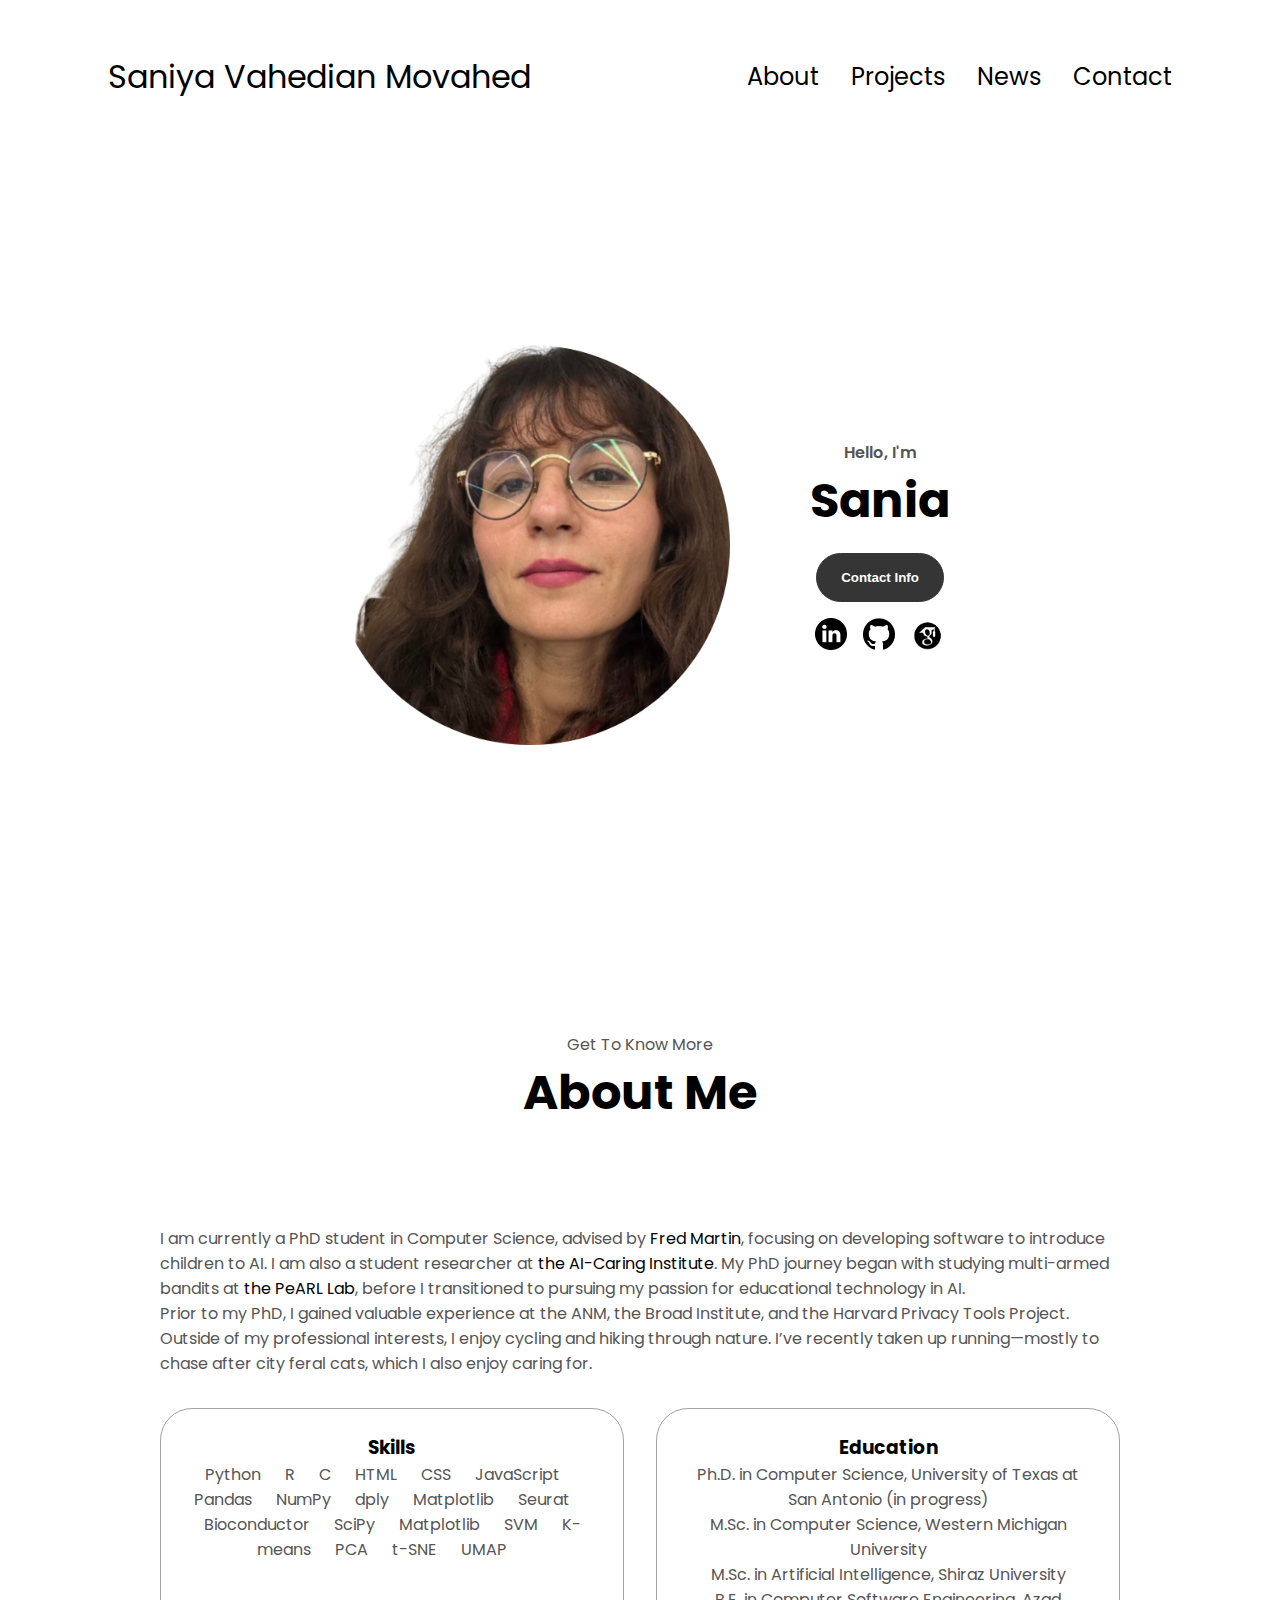
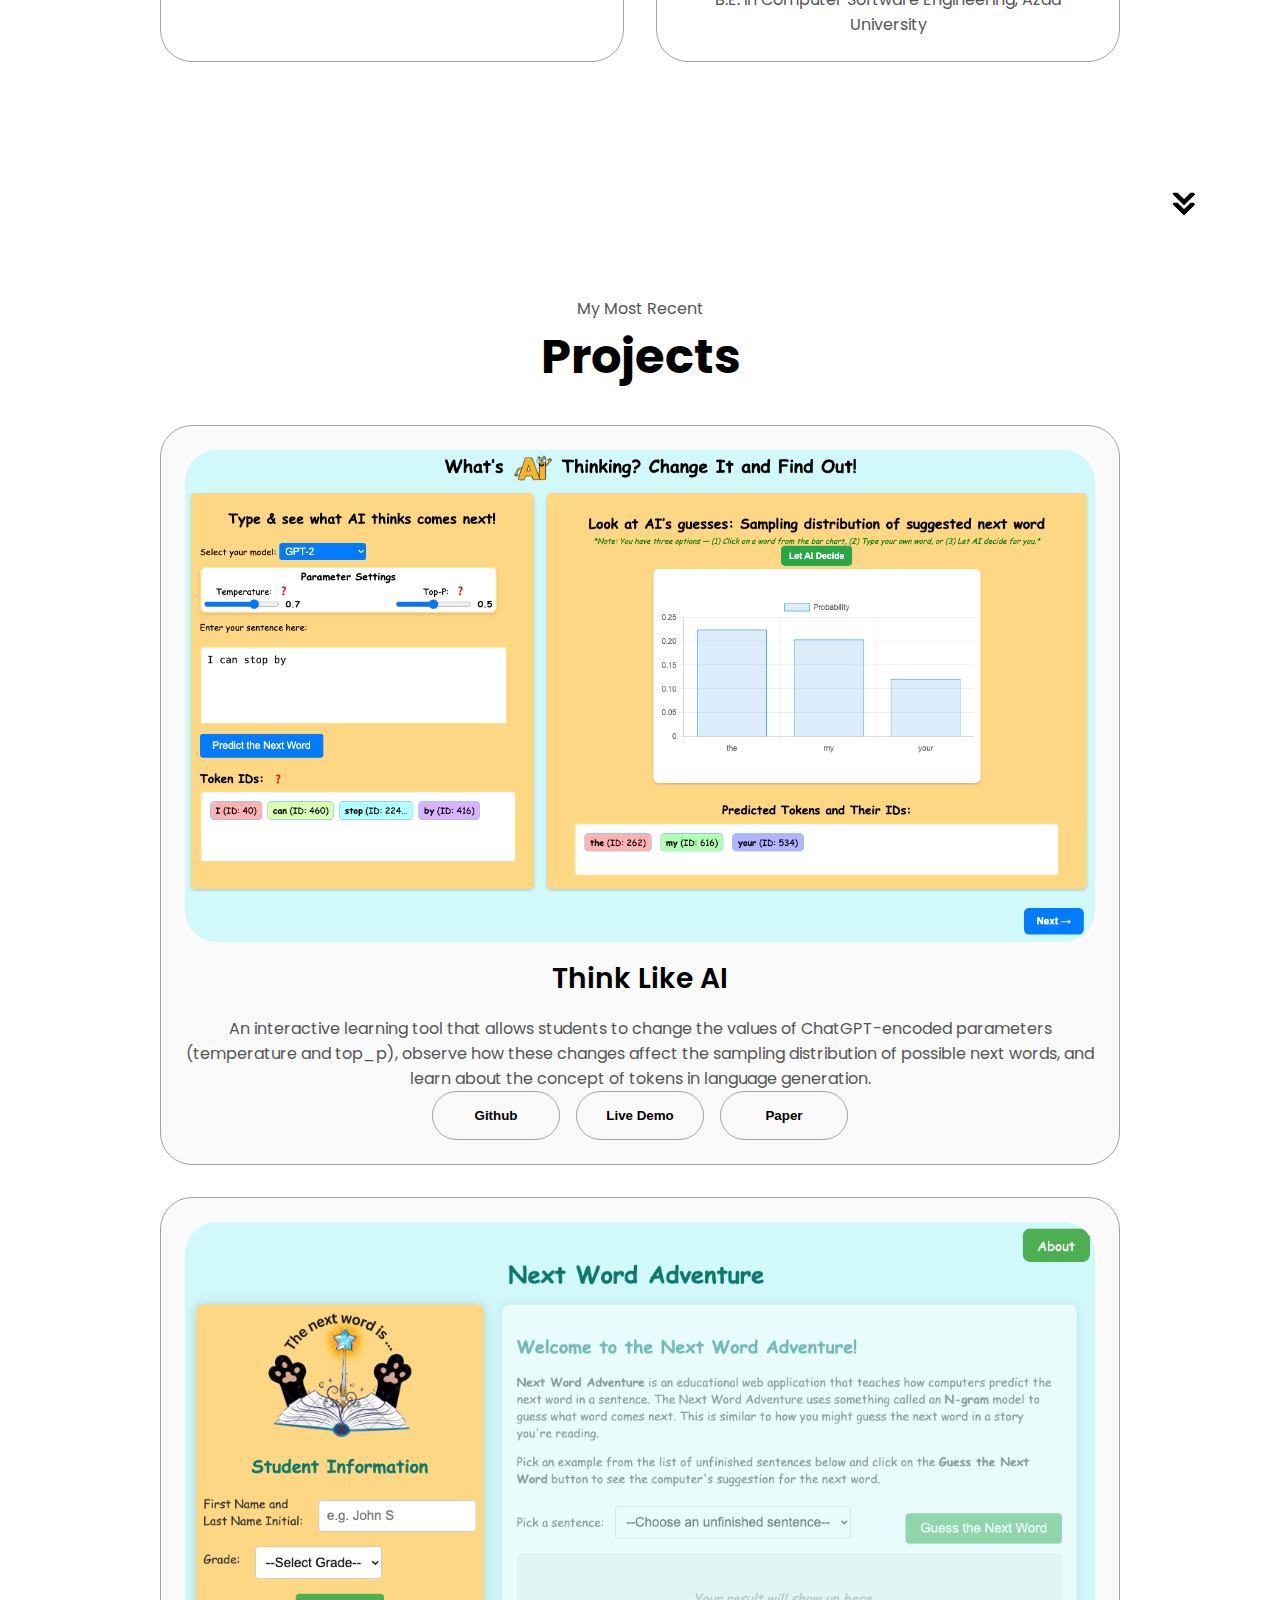
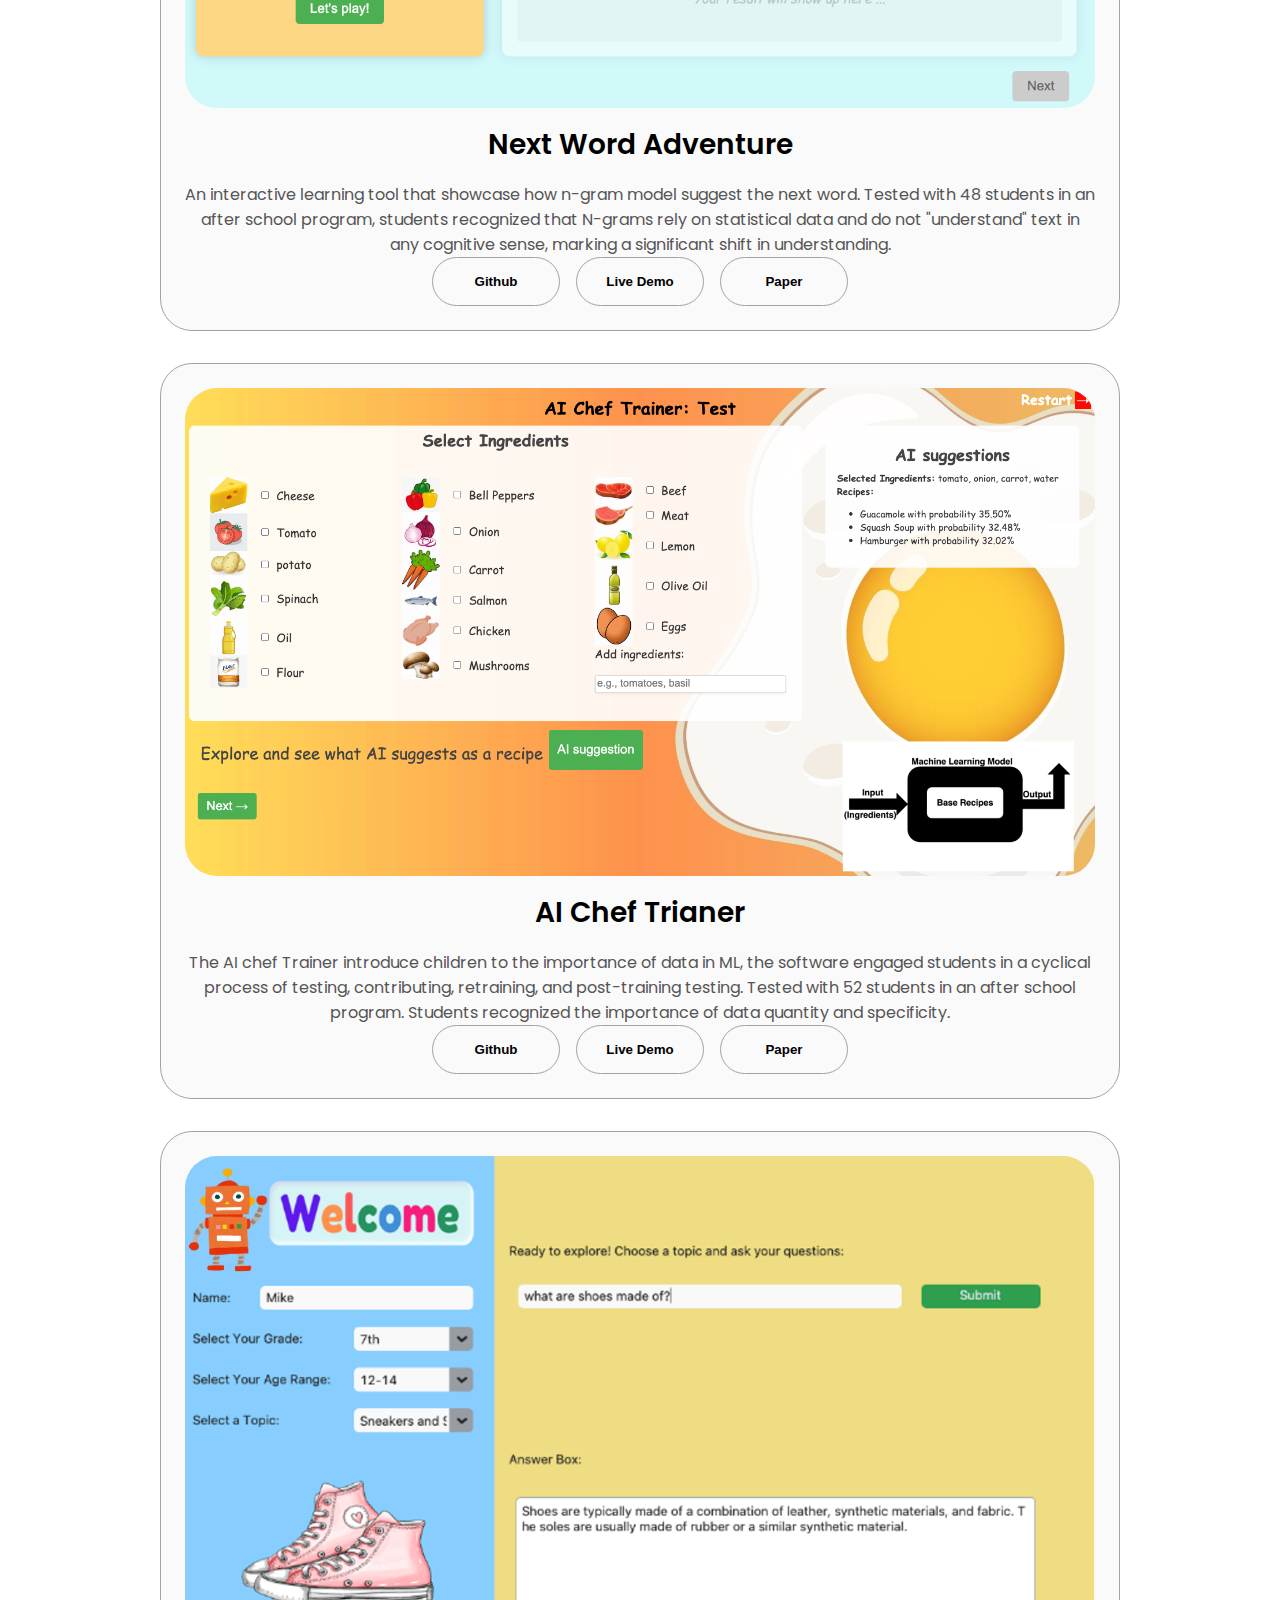
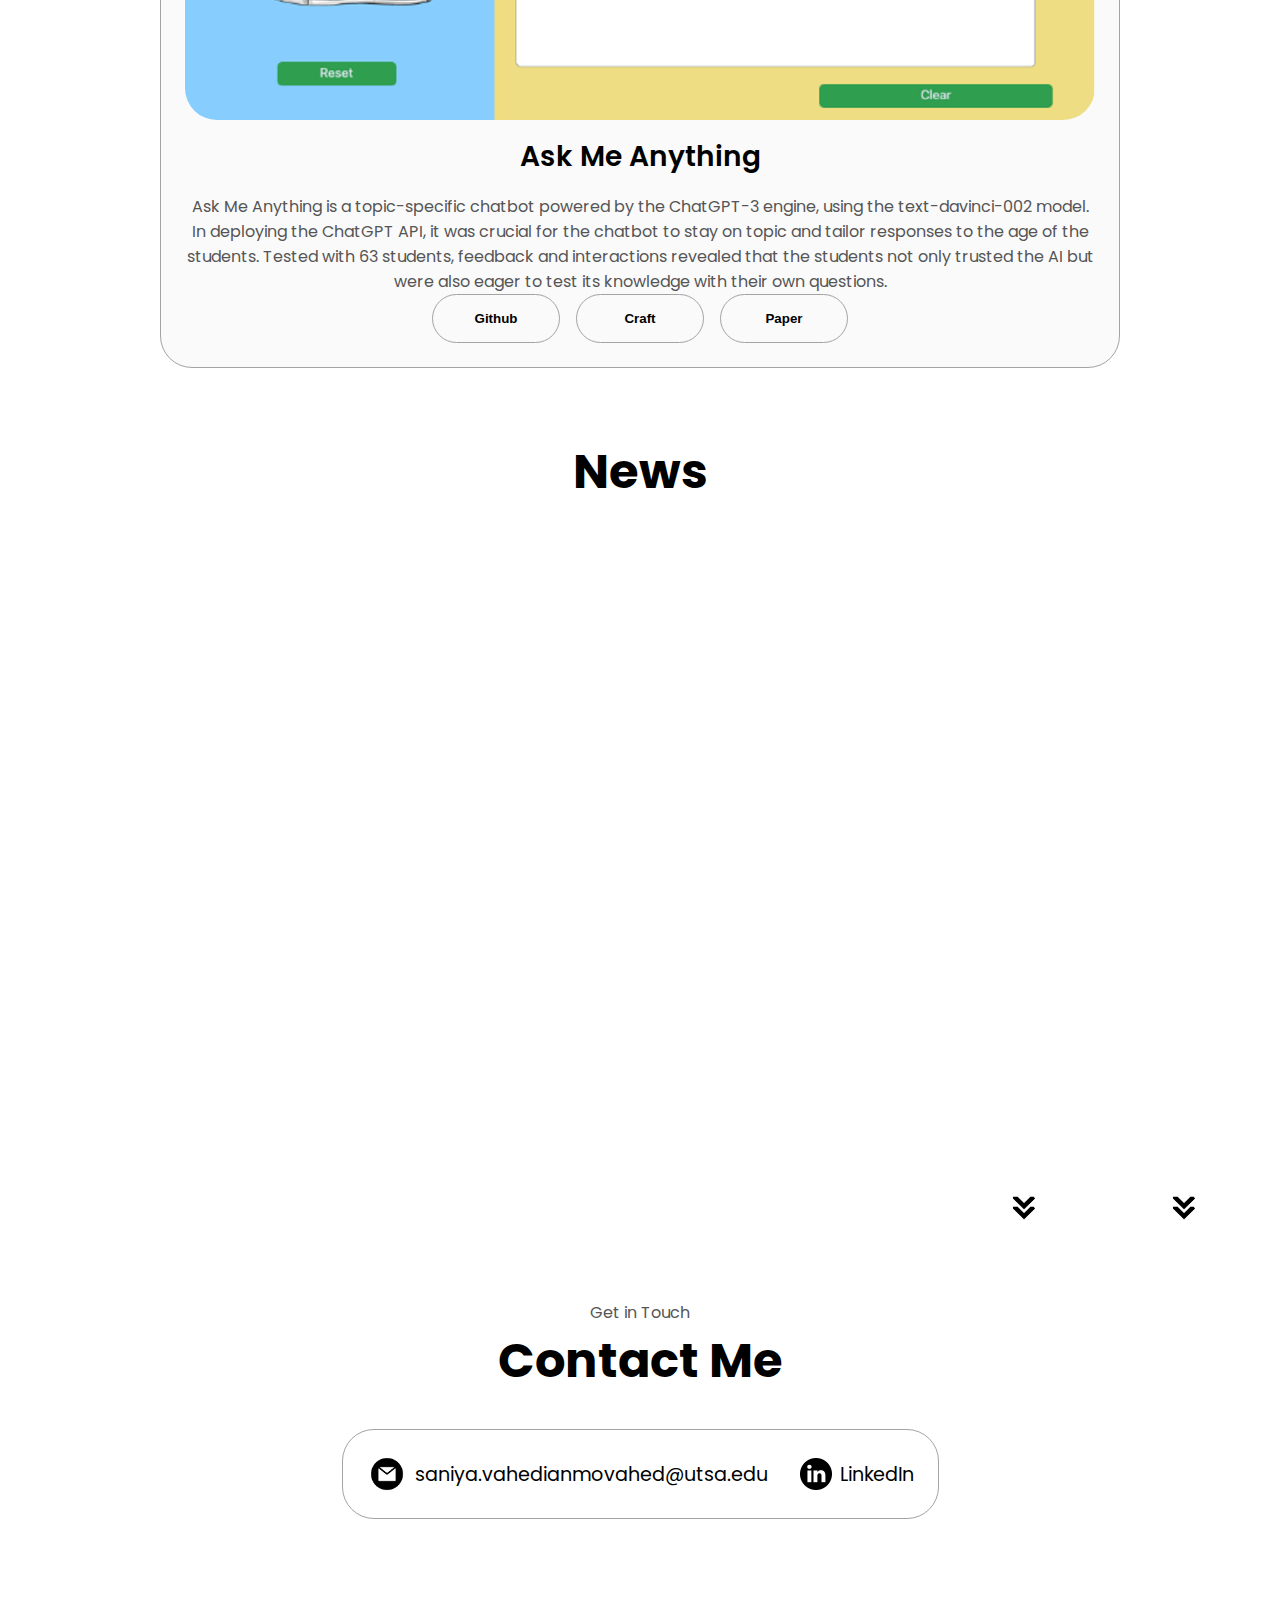
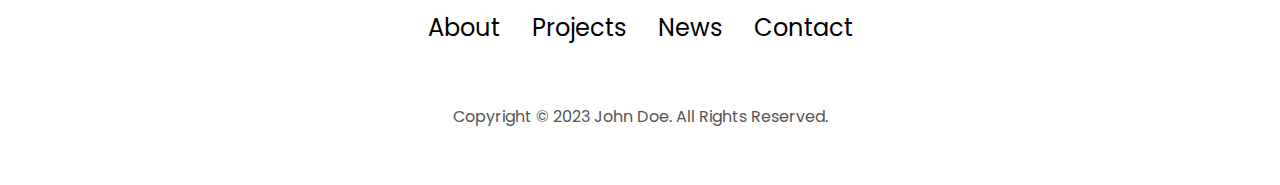
<file: index.html>
<!DOCTYPE html>
<html lang="en">
  <head>
    <meta charset="UTF-8" />
    <meta http-equiv="X-UA-Compatible" content="IE=edge" />
    <meta name="viewport" content="width=device-width, initial-scale=1.0" />
    <title>My Portfolio</title>
    <link rel="stylesheet" href="style.css" />
    <link rel="stylesheet" href="mediaqueries.css" />



  </head>
  <body>
    <nav id="desktop-nav">
      <div class="logo">Saniya Vahedian Movahed</div>
      <div>
        <ul class="nav-links">
          <li><a href="#about">About</a></li>
          <li><a href="#projects">Projects</a></li>
          <li><a href="#experience">News</a></li>
          <!-- <li><a href="#news">News</a></li> -->
          <li><a href="#contact">Contact</a></li>
        </ul>
      </div>
    </nav>
    <nav id="hamburger-nav">
      <div class="logo">Saniya Vahedian Movahed</div>
      <div class="hamburger-menu">
        <div class="hamburger-icon" onclick="toggleMenu()">
          <span></span>
          <span></span>
          <span></span>
        </div>
        <div class="menu-links">
          <li><a href="#about" onclick="toggleMenu()">About</a></li>
          <li><a href="#experience" onclick="toggleMenu()">Experience</a></li>
          <li><a href="#projects" onclick="toggleMenu()">Projects</a></li>
          <li><a href="#contact" onclick="toggleMenu()">Contact</a></li>
        </div>
      </div>
    </nav>
    <section id="profile">
      <div class="section__pic-container">
        <img src="./assets/profile-pic.png" alt="profile picture" />
        <!-- <button class="theme-toggle" onclick="toggleTheme()"> ☀️ </button> -->
      </div>
      <div class="section__text">
        <p class="section__text__p1">Hello, I'm</p>
        <h1 class="title">Sania</h1>
        <p class="section__text__p2"></p>
        <div class="btn-container">
          <!-- <button
            class="btn btn-color-2"
            onclick="window.open('./assets/resume-example.pdf')"
          >
            Download CV
          </button> -->
          <button class="btn btn-color-1" onclick="location.href='./#contact'">
            Contact Info
          </button>
        </div>
        <div id="socials-container">
          <img
            src="./assets/linkedin.png"
            alt="My LinkedIn profile"
            class="icon"
            onclick="location.href='https://www.linkedin.com/in/saniavn/'"
          />
          <img
            src="./assets/github.png"
            alt="My Github profile"
            class="icon"
            onclick="location.href='https://github.com/saniavn'"
          />
          <img
            src="./assets/5-1.png"
            alt="My Google Scholar profile"
            class="icon"
            onclick="location.href='https://scholar.google.com/citations?user=4BzE-xQAAAAJ&hl=en'"
          />
        </div>
      </div>
    </section>
    <section id="about">
      <p class="section__text__p1">Get To Know More</p>
      <h1 class="title">About Me</h1>
      <div class="section-container">
        <!-- <div class="section__pic-container">
          <img
            src="./assets/about-pic.png"
            alt="Profile picture"
            class="about-pic"
          />
        </div> -->
        <div class="about-details-container">
          <div class="text-container">
            <p>
      I am currently a PhD student in Computer Science, advised by <a href="https://fgmart.github.io/" target="_blank">Fred Martin</a>, focusing on developing software to introduce children to AI. I am also a student researcher at <a href="https://www.ai-caring.org/" target="_blank">the AI-Caring Institute</a>.
      My PhD journey began with studying multi-armed bandits at <a href="https://www.pearl-robotics.com/home" target="_blank">the PeARL Lab</a>, before I transitioned to pursuing my passion for educational technology in AI.<br/>
      Prior to my PhD, I gained valuable experience at the ANM, the Broad Institute, and the Harvard Privacy Tools Project.<br/>

      Outside of my professional interests, I enjoy cycling and hiking through nature. I’ve recently taken up running—mostly to chase after city feral cats, which I also enjoy caring for.
  </p>



          </div>
          <div class="about-containers">
            <div class="details-container">
              <h3>Skills</h3>

              <p>
    <span class="skill">Python</span>
    <span class="skill">R</span>
    <span class="skill">C</span>
    <span class="skill">HTML</span>
    <span class="skill">CSS</span>
    <span class="skill">JavaScript</span>

  <span class="skill">Pandas</span>
  <span class="skill">NumPy</span>
  <span class="skill">dply</span>
  <span class="skill">Matplotlib</span>
  <span class="skill">Seurat</span>
  <span class="skill"> Bioconductor</span>
  <span class="skill"> SciPy</span>
  <span class="skill">Matplotlib</span>
  <span class="skill">SVM</span>
  <span class="skill"> K-means</span>
  <span class="skill"> PCA</span>
  <span class="skill"> t-SNE</span>
  <span class="skill">UMAP</span>

  </p>

              <!-- <p>Student Reseacher, AI Institute for Collaborative Assistance and Responsive Interaction for Networked Groups (AI-CARING) 2021-present</p> -->
            </div>
            <div class="details-container">

              <h3>Education</h3>
              <p>
  Ph.D. in Computer Science, University of Texas at San Antonio (in progress)<br />
  M.Sc. in Computer Science, Western Michigan University <br/>
  M.Sc. in Artificial Intelligence, Shiraz University <br/>
  B.E. in Computer Software Engineering, Azad University
</p>

            </div>
          </div>

        </div>
      </div>
      <img
        src="./assets/arrow.png"
        alt="Arrow icon"
        class="icon arrow"
        onclick="location.href='./#experience'"
      />
    </section>

    <section id="projects">
      <p class="section__text__p1">My Most Recent</p>
      <h1 class="title">Projects</h1>
      <div class="experience-details-container">
        <div class="about-containers">

          <div class="details-container color-container">
            <div class="article-container">
              <img
                src="./assets/prjoect-4.png"
                alt="Project 1"
                class="project-img"
              />
            </div>
            <h2 class="experience-sub-title project-title">Think Like AI</h2>
            <p class="project-description">An interactive learning tool that allows students to change the values of ChatGPT-encoded parameters (temperature and top_p), observe how these changes affect the sampling distribution of possible next words, and learn about the concept of tokens in language generation.</p>
            <div class="btn-container">
              <button
                class="btn btn-color-2 project-btn"
                onclick="location.href='https://github.com/'"
              >
                Github
              </button>
              <button
                class="btn btn-color-2 project-btn"
                onclick="location.href=''"
              >
                Live Demo
              </button>

              <button
                class="btn btn-color-2 project-btn"
                onclick="location.href=''"
              >
                Paper
              </button>
            </div>
          </div>

          <div class="details-container color-container">
            <div class="article-container">
              <img
                src="./assets/project-1.png"
                alt="Project 1"
                class="project-img"
              />
            </div>
            <h2 class="experience-sub-title project-title">Next Word Adventure</h2>
             <p class="project-description">An interactive learning tool that showcase how n-gram model suggest the next word. Tested with 48 students in an after school program, students recognized that N-grams rely on statistical data and do not "understand" text in any cognitive sense, marking a significant shift in understanding.</p>
            <div class="btn-container">
              <button
                class="btn btn-color-2 project-btn"
                onclick="location.href='https://github.com/'"
              >
                Github
              </button>
              <button
                class="btn btn-color-2 project-btn"
                onclick="location.href='https://ngramadventure.pythonanywhere.com/'"
              >
                Live Demo
              </button>

              <button
                class="btn btn-color-2 project-btn"
                onclick="location.href='https://camps.aptaracorp.com/ACM_PMS/PMS/ACM/CHIEA25/308/d16b9ce6-f317-11ef-ada9-16bb50361d1f/OUT/chiea25-308.html'"
              >
                Paper
              </button>
            </div>
          </div>
          <div class="details-container color-container">
            <div class="article-container">
              <img
                src="./assets/project-2.png"
                alt="Project 2"
                class="project-img"
              />
            </div>
            <h2 class="experience-sub-title project-title">AI Chef Trianer</h2>
             <p class="project-description">The AI chef Trainer introduce children to the importance of data in ML, the software engaged students in a cyclical process of testing, contributing, retraining, and post-training testing. Tested with 52 students in an after school program. Students recognized the importance of data quantity and specificity. </p>
            <div class="btn-container">
              <button
                class="btn btn-color-2 project-btn"
                onclick="location.href='https://github.com/saniavn/AI-Chef-Trainer'"
              >
                Github
              </button>
              <button
                class="btn btn-color-2 project-btn"
                onclick="location.href='https://aichef.pythonanywhere.com/'"
              >
                Live Demo
              </button>
              <button
                class="btn btn-color-2 project-btn"
                onclick="location.href= 'https://www.researchgate.net/publication/388959562_AI_Chef_Trainer_Introducing_Students_to_the_Importance_of_Data_in_Machine_Learning#fullTextFileContent'"
              >
                Paper
              </button>
            </div>
          </div>
          <div class="details-container color-container">
            <div class="article-container">
              <img
                src="./assets/project-3.png"
                alt="Project 3"
                class="project-img"
              />
            </div>
            <h2 class="experience-sub-title project-title">Ask Me Anything</h2>
            <p class="project-description">
  Ask Me Anything is a topic-specific chatbot powered by the ChatGPT-3 engine, using the text-davinci-002 model. In deploying the ChatGPT API, it was crucial for the chatbot to stay on topic and tailor responses to the age of the students. Tested with 63 students, feedback and interactions revealed that the students not only trusted the AI but were also eager to test its knowledge with their own questions.
</p>


            <div class="btn-container">
              <button
                class="btn btn-color-2 project-btn"
                onclick="location.href='https://github.com/saniavn/Ask-Me-Anything'"
              >
                Github
              </button>
              <button
                class="btn btn-color-2 project-btn"
                onclick="location.href="
              >
                Craft
              </button>
              <button
                class="btn btn-color-2 project-btn"
                onclick="location.href="
              >
                Paper
              </button>
            </div>
          </div>
        </div>
      </div>
      <img
        src="./assets/arrow.png"
        alt="Arrow icon"
        class="icon arrow"
        onclick="location.href='./#contact'"
      />
      <section id="experience">
        <p class="section__text__p1"></p>
        <h1 class="title">News</h1>
        <div class="experience-details-container">
          <div class="about-containers">
            <!-- <div class="details-container">
              <h2 class="experience-sub-title"></h2>
              <div class="article-container">




          </div>
        </div> -->
        <img
          src="./assets/arrow.png"
          alt="Arrow icon"
          class="icon arrow"
          onclick="location.href='./#projects'"
        />
      </section>
    </section>
    <section id="contact">
      <p class="section__text__p1">Get in Touch</p>
      <h1 class="title">Contact Me</h1>
      <div class="contact-info-upper-container">
        <div class="contact-info-container">
          <img
            src="./assets/email.png"
            alt="Email icon"
            class="icon contact-icon email-icon"
          />
          <p><a href="mailto:examplemail@gmail.com">saniya.vahedianmovahed@utsa.edu</a></p>
        </div>
        <div class="contact-info-container">
          <img
            src="./assets/linkedin.png"
            alt="LinkedIn icon"
            class="icon contact-icon"
          />
          <p><a href="https://www.linkedin.com/in/saniavn">LinkedIn</a></p>
        </div>
      </div>
    </section>
    <footer>
      <nav>
        <div class="nav-links-container">
          <ul class="nav-links">
            <li><a href="#about">About</a></li>
            <li><a href="#projects">Projects</a></li>
            <li><a href="#experience">News</a></li>
            <!-- <li><a href="#news">News</a></li> -->
            <li><a href="#contact">Contact</a></li>
          </ul>
        </div>
      </nav>
      <p>Copyright &#169; 2023 John Doe. All Rights Reserved.</p>
    </footer>
    <script src="script.js"></script>
  </body>
</html>
</file>
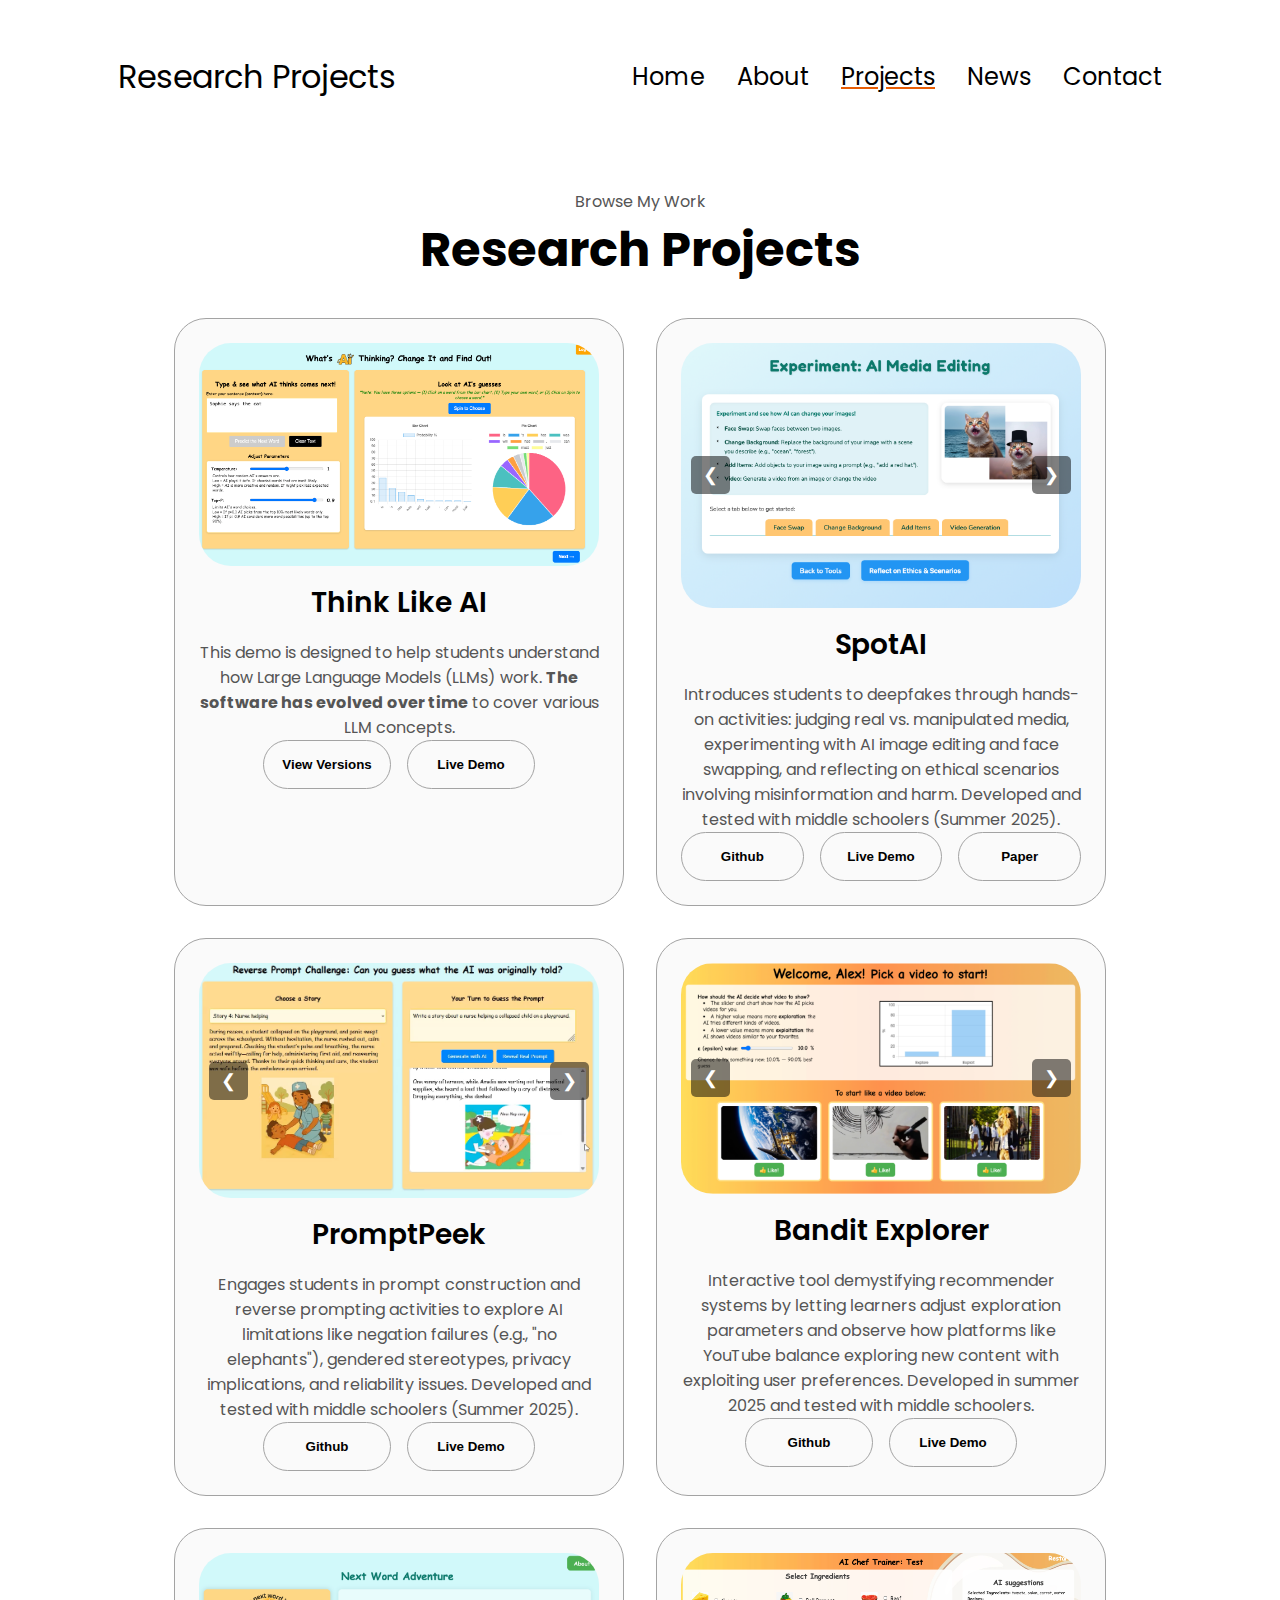
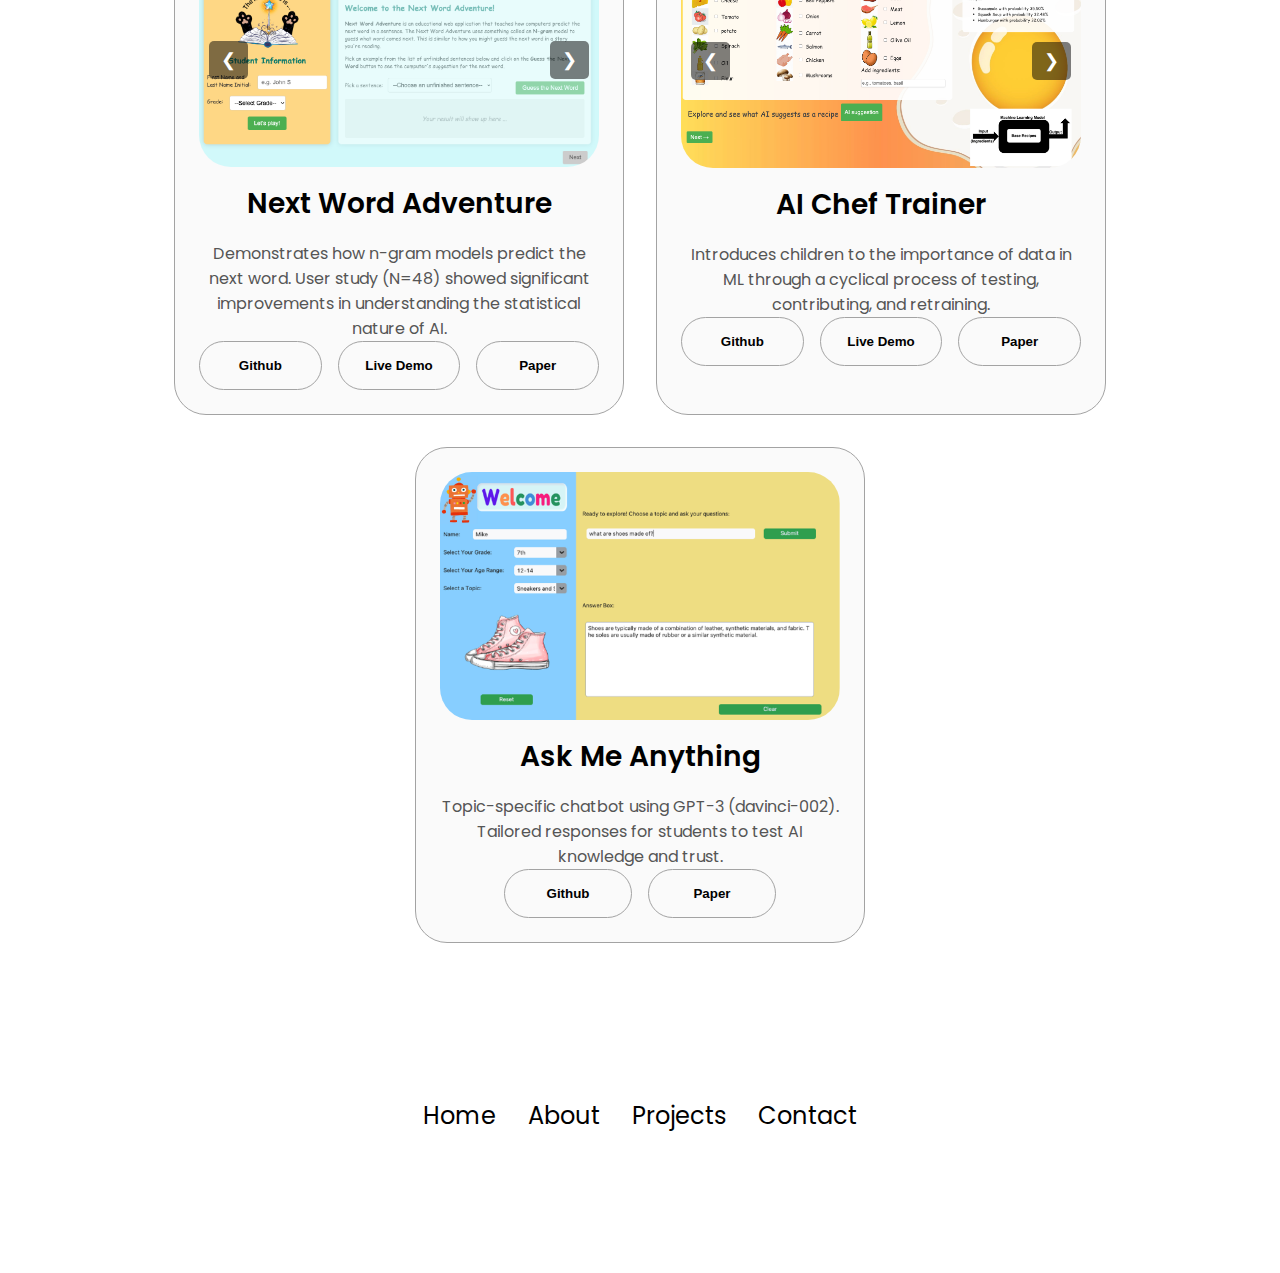
<file: projects.html>
<!doctype html>
<html lang="en">
  <head>
    <meta charset="UTF-8" />
    <meta http-equiv="X-UA-Compatible" content="IE=edge" />
    <meta name="viewport" content="width=device-width, initial-scale=1.0" />
    <title>All Projects - Saniya Vahedian Movahed</title>
    <link rel="stylesheet" href="style.css" />
    <link rel="stylesheet" href="mediaqueries.css" />
    <style>
      #projects {
        height: fit-content;
        min-height: 100vh;
        margin-bottom: 4rem;
        padding-top: 4vh;
      }

      .about-containers {
        flex-wrap: wrap;
        justify-content: center;
        gap: 2rem;
      }

      .details-container {
        max-width: 400px;
        flex: 1 1 300px;
      }

      .article-container {
        position: relative;
      }

      .article-container .project-img {
        display: none;
        width: 100%;
        height: 100%;
        object-fit: cover;
      }

      /* This makes sure the image with 'active' is seen */
      .article-container .project-img.active {
        display: block;
      }

      .carousel-arrow {
        position: absolute;
        top: 50%;
        transform: translateY(-50%);
        background-color: rgba(0, 0, 0, 0.5);
        color: white;
        border: none;
        padding: 8px 12px;
        cursor: pointer;
        font-size: 18px;
        border-radius: 5px;
        user-select: none;
        transition: background 0.3s;
        z-index: 10;
      }

      .carousel-arrow:hover {
        background-color: rgba(0, 0, 0, 0.8);
      }

      .carousel-arrow.prev {
        left: 10px;
      }

      .carousel-arrow.next {
        right: 10px;
      }
    </style>
  </head>
  <body>
    <nav id="desktop-nav">
      <div class="logo">Research Projects</div>
      <div>
        <ul class="nav-links">
          <li><a href="index.html">Home</a></li>
          <li><a href="index.html#about">About</a></li>
          <li>
            <a
              href="#"
              style="text-decoration: underline; text-decoration-color: #e85d04"
              >Projects</a
            >
          </li>
          <li><a href="index.html#experience">News</a></li>
          <li><a href="index.html#contact">Contact</a></li>
        </ul>
      </div>
    </nav>
    <nav id="hamburger-nav">
      <div class="hamburger-menu">
        <div class="hamburger-icon" onclick="toggleMenu()">
          <span></span>
          <span></span>
          <span></span>
        </div>
        <div class="menu-links">
          <li><a href="index.html" onclick="toggleMenu()">Home</a></li>
          <li><a href="index.html#about" onclick="toggleMenu()">About</a></li>
          <li><a href="#" onclick="toggleMenu()">All Projects</a></li>
          <li>
            <a href="index.html#contact" onclick="toggleMenu()">Contact</a>
          </li>
        </div>
      </div>
    </nav>

    <section id="projects">
      <p class="section__text__p1">Browse My Work</p>
      <h1 class="title">Research Projects</h1>

      <div class="experience-details-container">
        <div class="about-containers">
          <div class="details-container color-container">
            <div class="article-container">
              <img
                src="./assets/TLA-latest.png"
                alt="Think Like AI"
                class="project-img active"
              />
            </div>
            <h2 class="experience-sub-title project-title">Think Like AI</h2>
            <p class="project-description">
              This demo is designed to help students understand how Large
              Language Models (LLMs) work.
              <strong>The software has evolved over time</strong> to cover
              various LLM concepts.
            </p>
            <div class="btn-container">
              <button
                class="btn btn-color-2 project-btn"
                onclick="location.href = 'thinkLikeAi.html'"
              >
                View Versions
              </button>
              <button
                class="btn btn-color-2 project-btn"
                onclick="
                  location.href =
                    'https://attentionapp-1338190964.us-central1.run.app'
                "
              >
                Live Demo
              </button>
            </div>
          </div>

          <!-- <div class="details-container color-container">
            <div class="article-container">
              <img
                src="./assets/prjoect-5.png"
                alt="SpotAI"
                class="project-img active"
              />
            </div> -->

          <div class="details-container color-container">
            <div class="article-container">
              <img
                src="./assets/SpotAI1.png"
                alt="SpotAI Main View"
                class="project-img active"
              />

              <!-- <img
                src="./assets/SpotAI2.png"
                alt="SpotAI Detail View"
                class="project-img"
              /> -->
              <img
                src="./assets/SpotAI3.png"
                alt="SpotAI Detail View"
                class="project-img"
              />
              <img
                src="./assets/SpotAI4.png"
                alt="SpotAI Detail View"
                class="project-img"
              />

              <button
                class="carousel-arrow prev"
                onclick="changeImage(this, -1)"
              >
                &#10094;
              </button>
              <button
                class="carousel-arrow next"
                onclick="changeImage(this, 1)"
              >
                &#10095;
              </button>
            </div>
            <h2 class="experience-sub-title project-title">SpotAI</h2>
            <p class="project-description">
              Introduces students to deepfakes through hands-on activities:
              judging real vs. manipulated media, experimenting with AI image
              editing and face swapping, and reflecting on ethical scenarios
              involving misinformation and harm. Developed and tested with
              middle schoolers (Summer 2025).
            </p>
            <div class="btn-container">
              <button
                class="btn btn-color-2 project-btn"
                onclick="location.href = 'https://github.com/'"
              >
                Github
              </button>
              <button
                class="btn btn-color-2 project-btn"
                onclick="location.href = '#'"
              >
                Live Demo
              </button>
              <button
                class="btn btn-color-2 project-btn"
                onclick="location.href = '#'"
              >
                Paper
              </button>
            </div>
          </div>

          <div class="details-container color-container">
            <div class="article-container">
              <img
                src="./assets/PromptPeek1.png"
                alt="PromptPeek Main View"
                class="project-img active"
              />

              <img
                src="./assets/PromptPeek2.png"
                alt="PromptPeek Detail View"
                class="project-img"
              />

              <button
                class="carousel-arrow prev"
                onclick="changeImage(this, -1)"
              >
                &#10094;
              </button>
              <button
                class="carousel-arrow next"
                onclick="changeImage(this, 1)"
              >
                &#10095;
              </button>
            </div>

            <h2 class="experience-sub-title project-title">PromptPeek</h2>
            <p class="project-description">
              Engages students in prompt construction and reverse prompting
              activities to explore AI limitations like negation failures (e.g.,
              "no elephants"), gendered stereotypes, privacy implications, and
              reliability issues. Developed and tested with middle schoolers
              (Summer 2025).
            </p>
            <div class="btn-container">
              <button
                class="btn btn-color-2 project-btn"
                onclick="location.href = 'https://github.com/'"
              >
                Github
              </button>
              <button
                class="btn btn-color-2 project-btn"
                onclick="
                  location.href = 'https://promptpeek.pythonanywhere.com/'
                "
              >
                Live Demo
              </button>
            </div>
          </div>

          <div class="details-container color-container">
            <div class="article-container">
              <img
                src="./assets/Bandit Explorer1.png"
                alt="prjoect-6 Main View"
                class="project-img active"
              />

              <img
                src="./assets/Bandit Explorer2.png"
                alt="Bandit Explorer Detail View"
                class="project-img"
              />

              <button
                class="carousel-arrow prev"
                onclick="changeImage(this, -1)"
              >
                &#10094;
              </button>
              <button
                class="carousel-arrow next"
                onclick="changeImage(this, 1)"
              >
                &#10095;
              </button>
            </div>
            <h2 class="experience-sub-title project-title">Bandit Explorer</h2>
            <p class="project-description">
              Interactive tool demystifying recommender systems by letting
              learners adjust exploration parameters and observe how platforms
              like YouTube balance exploring new content with exploiting user
              preferences. Developed in summer 2025 and tested with middle
              schoolers.
            </p>
            <div class="btn-container">
              <button
                class="btn btn-color-2 project-btn"
                onclick="location.href = 'https://github.com/'"
              >
                Github
              </button>
              <button
                class="btn btn-color-2 project-btn"
                onclick="
                  location.href = 'https://banditexplorer.pythonanywhere.com/'
                "
              >
                Live Demo
              </button>
            </div>
          </div>

          <div class="details-container color-container">
            <div class="article-container">
              <img
                src="./assets/Next Word Adventure1.png"
                alt="Next Word Adventure"
                class="project-img active"
              />

              <img
                src="./assets/Next Word Adventure2.png"
                alt="Next Word Adventure Detail View"
                class="project-img"
              />

              <button
                class="carousel-arrow prev"
                onclick="changeImage(this, -1)"
              >
                &#10094;
              </button>
              <button
                class="carousel-arrow next"
                onclick="changeImage(this, 1)"
              >
                &#10095;
              </button>
            </div>
            <h2 class="experience-sub-title project-title">
              Next Word Adventure
            </h2>
            <p class="project-description">
              Demonstrates how n-gram models predict the next word. User study
              (N=48) showed significant improvements in understanding the
              statistical nature of AI.
            </p>
            <div class="btn-container">
              <button
                class="btn btn-color-2 project-btn"
                onclick="location.href = 'https://github.com/'"
              >
                Github
              </button>
              <button
                class="btn btn-color-2 project-btn"
                onclick="
                  location.href = 'https://ngramadventure.pythonanywhere.com/'
                "
              >
                Live Demo
              </button>
              <button
                class="btn btn-color-2 project-btn"
                onclick="
                  location.href =
                    'https://dl.acm.org/doi/10.1145/3706599.3719789'
                "
              >
                Paper
              </button>
            </div>
          </div>

          <div class="details-container color-container">
            <div class="article-container">
              <img
                src="./assets/AIchef1.png"
                alt="AI Chef Trainer"
                class="project-img active"
              />

              <img
                src="./assets/AIchef2.png"
                alt="AI Chef Trainer Detail View"
                class="project-img"
              />
              <img
                src="./assets/AIchef3.png"
                alt="AI Chef Trainer Detail View"
                class="project-img"
              />

              <button
                class="carousel-arrow prev"
                onclick="changeImage(this, -1)"
              >
                &#10094;
              </button>
              <button
                class="carousel-arrow next"
                onclick="changeImage(this, 1)"
              >
                &#10095;
              </button>
            </div>
            <h2 class="experience-sub-title project-title">AI Chef Trainer</h2>
            <p class="project-description">
              Introduces children to the importance of data in ML through a
              cyclical process of testing, contributing, and retraining.
            </p>
            <div class="btn-container">
              <button
                class="btn btn-color-2 project-btn"
                onclick="
                  location.href = 'https://github.com/saniavn/AI-Chef-Trainer'
                "
              >
                Github
              </button>
              <button
                class="btn btn-color-2 project-btn"
                onclick="location.href = 'https://aichef.pythonanywhere.com/'"
              >
                Live Demo
              </button>
              <button
                class="btn btn-color-2 project-btn"
                onclick="
                  location.href =
                    'https://ojs.aaai.org/index.php/AAAI/article/view/35196'
                "
              >
                Paper
              </button>
            </div>
          </div>

          <div class="details-container color-container">
            <div class="article-container">
              <img
                src="./assets/project-3.png"
                alt="Ask Me Anything"
                class="project-img active"
              />
            </div>
            <h2 class="experience-sub-title project-title">Ask Me Anything</h2>
            <p class="project-description">
              Topic-specific chatbot using GPT-3 (davinci-002). Tailored
              responses for students to test AI knowledge and trust.
            </p>
            <div class="btn-container">
              <button
                class="btn btn-color-2 project-btn"
                onclick="
                  location.href = 'https://github.com/saniavn/Ask-Me-Anything'
                "
              >
                Github
              </button>
              <button
                class="btn btn-color-2 project-btn"
                onclick="location.href = '#'"
              >
                Paper
              </button>
            </div>
          </div>
        </div>
      </div>
    </section>

    <footer>
      <nav>
        <div class="nav-links-container">
          <ul class="nav-links">
            <li><a href="index.html">Home</a></li>
            <li><a href="index.html#about">About</a></li>
            <li><a href="#">Projects</a></li>
            <li><a href="index.html#contact">Contact</a></li>
          </ul>
        </div>
      </nav>

      <p style="font-size: 0.8rem; margin-top: 5px; opacity: 0.7">
        <a
          href="https://github.com/Ade-mir/html-css-js-portfolio-tutorial-2"
          target="_blank"
          style="color: inherit; text-decoration: underline"
        ></a>
      </p>
    </footer>

    <script src="script.js"></script>
    <script>
      function changeImage(button, direction) {
        const container = button.parentElement;

        const images = container.querySelectorAll(".project-img");

        let activeIndex = -1;
        images.forEach((img, index) => {
          if (img.classList.contains("active")) {
            activeIndex = index;
            img.classList.remove("active"); // Hide current image
          }
        });

        let newIndex = activeIndex + direction;

        if (newIndex >= images.length) {
          newIndex = 0;
        } else if (newIndex < 0) {
          newIndex = images.length - 1; // Loop to end
        }

        images[newIndex].classList.add("active");
      }
    </script>
  </body>
</html>
</file>
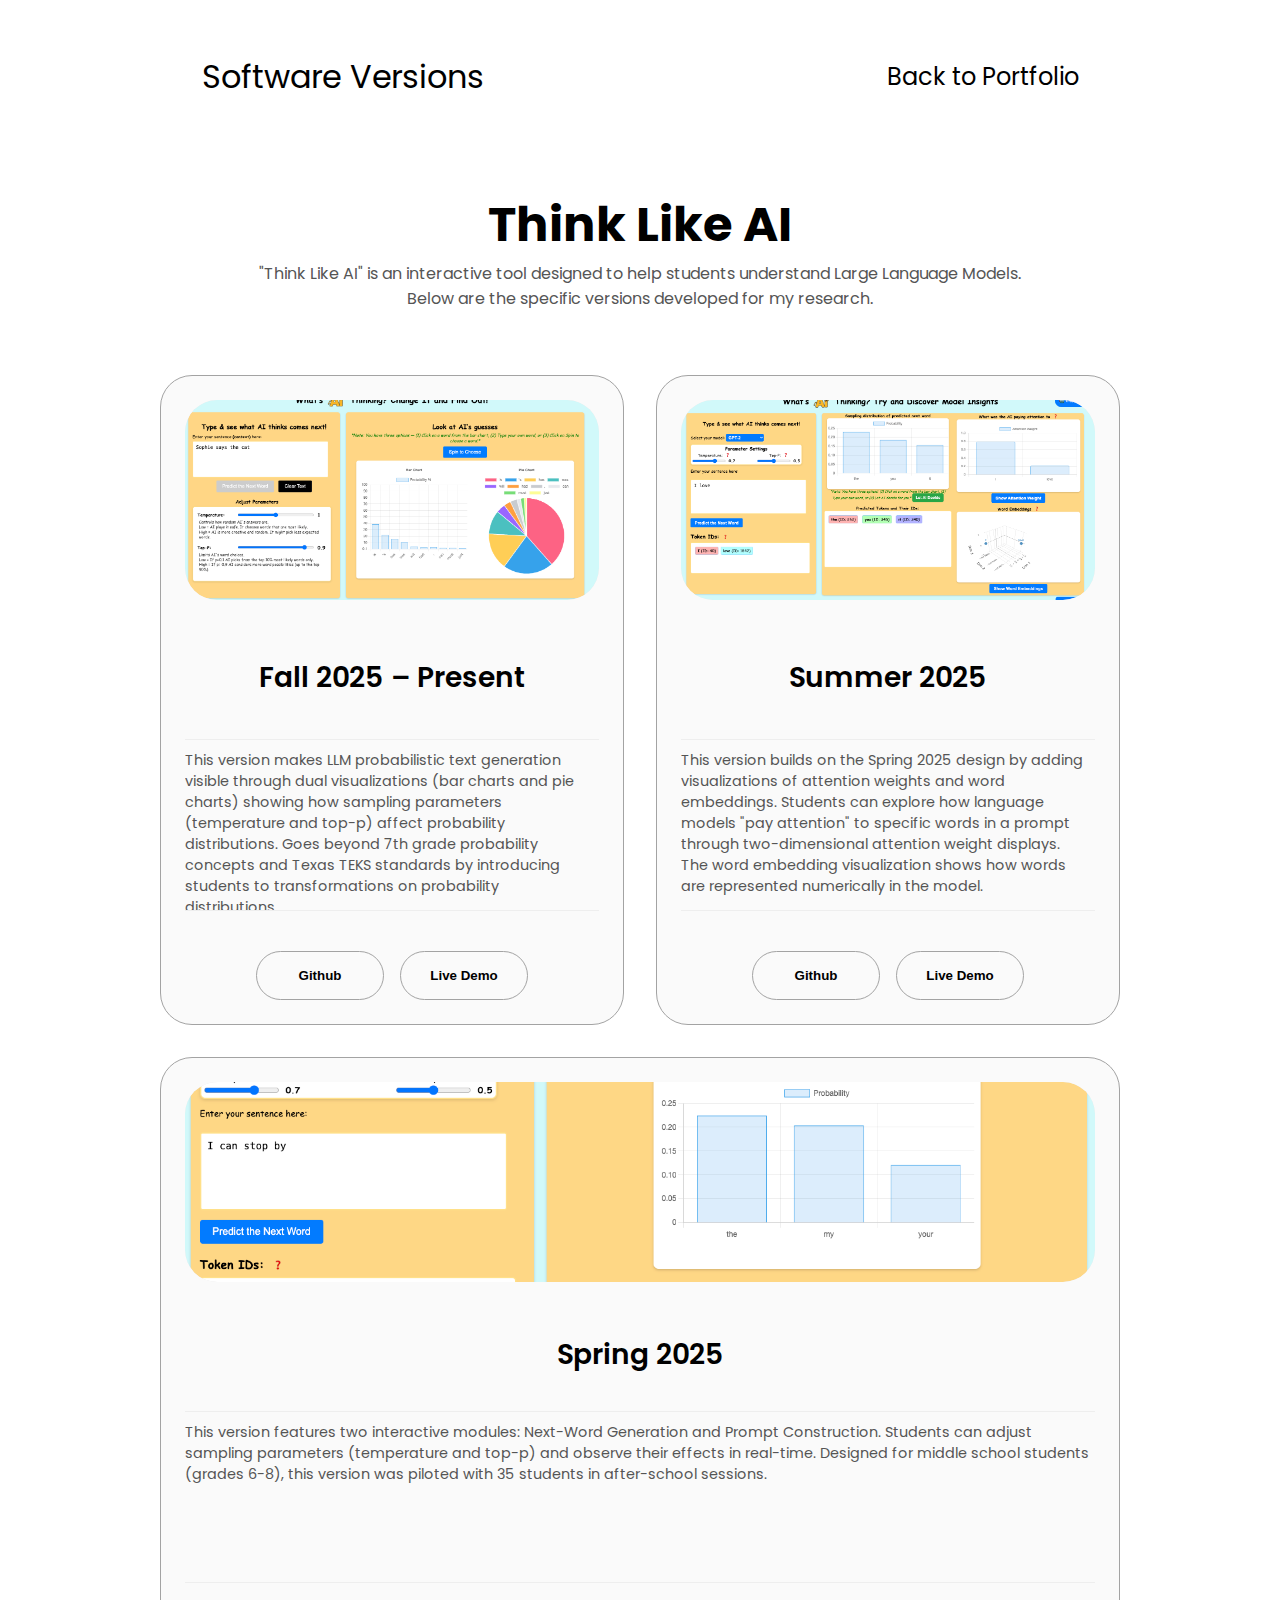
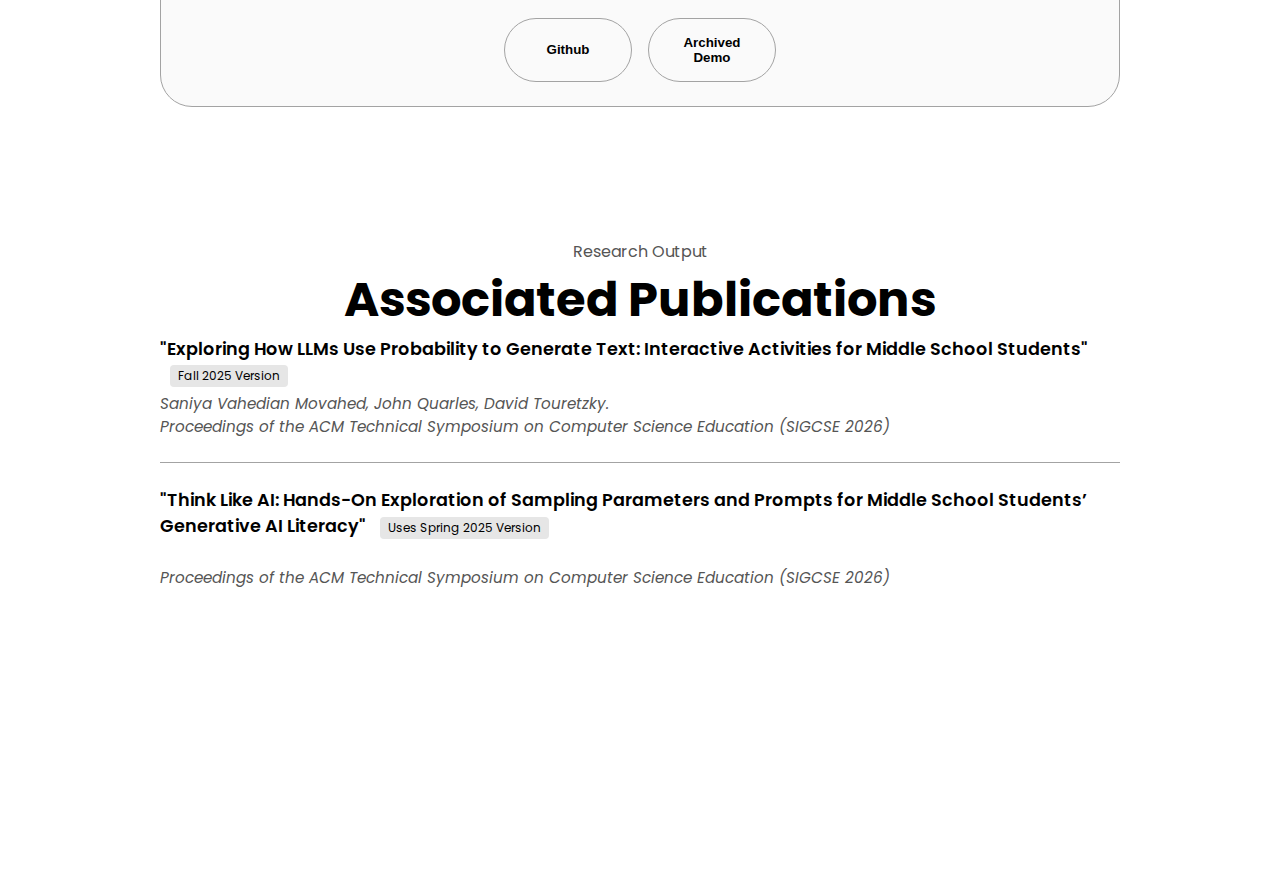
<file: thinkLikeAi.html>
<!doctype html>
<html lang="en">
  <head>
    <meta charset="UTF-8" />
    <meta http-equiv="X-UA-Compatible" content="IE=edge" />
    <meta name="viewport" content="width=device-width, initial-scale=1.0" />
    <title>Think Like AI - Versions</title>
    <link rel="stylesheet" href="style.css" />
    <link rel="stylesheet" href="mediaqueries.css" />
    <style>
      #projects {
        box-sizing: border-box;
        min-height: 100vh;
        height: fit-content;
        padding-bottom: 4rem;
      }

      .article-container {
        width: 100%;
        height: 200px;
        margin-bottom: 1rem;
        overflow: hidden;
        border-radius: 2rem;
        background: #f0f0f0;
      }

      .project-img {
        width: 100%;
        height: 100%;
        object-fit: cover;
        transition: transform 0.3s ease;
        border-radius: 2rem;
      }

      .article-container:hover .project-img {
        transform: scale(1.05);
      }

      .project-description-scroll {
        height: 150px;
        overflow-y: auto;
        text-align: left;
        font-size: 0.9rem;
        color: rgb(85, 85, 85);
        padding-right: 5px;
        margin-bottom: 15px;
        border-top: 1px solid #eee;
        border-bottom: 1px solid #eee;
        padding-top: 10px;
        padding-bottom: 10px;
      }

      /* Custom Scrollbar */
      .project-description-scroll::-webkit-scrollbar {
        width: 6px;
      }
      .project-description-scroll::-webkit-scrollbar-thumb {
        background-color: rgb(163, 163, 163);
        border-radius: 3px;
      }

      .details-container {
        display: flex;
        flex-direction: column;
        justify-content: space-between;
        min-height: 600px;
        flex: 1;
      }

      .about-containers {
        display: flex;
        gap: 2rem;
        flex-wrap: wrap;
        justify-content: center;
      }

      .publications-container {
        text-align: left;
        padding: 0;
      }

      .pub-item {
        margin-bottom: 1.5rem;
        padding-bottom: 1.5rem;
        border-bottom: 1px solid rgb(163, 163, 163);
      }

      .pub-item:last-child {
        border-bottom: none;
      }

      .pub-title {
        font-weight: 600;
        font-size: 1.1rem;
        color: black;
        display: block;
        margin-bottom: 0.3rem;
        text-decoration: none;
      }

      .pub-title:hover {
        color: grey;
        text-decoration: underline;
        text-underline-offset: 0.5rem;
      }

      .pub-meta {
        font-size: 0.95rem;
        color: rgb(85, 85, 85);
        font-style: italic;
        line-height: 1.5;
      }

      .version-tag {
        display: inline-block;
        background: rgb(230, 230, 230);
        color: black;
        font-size: 0.75rem;
        padding: 2px 8px;
        border-radius: 4px;
        margin-left: 10px;
        font-weight: normal;
        vertical-align: middle;
      }

      @media screen and (max-width: 1200px) {
        #projects,
        #publications {
          margin: 0 5%;
        }
      }
      @media screen and (max-width: 600px) {
        #projects,
        #publications {
          margin: 0;
        }
      }
    </style>
  </head>

  <body>
    <nav id="desktop-nav">
      <div class="logo">Software Versions</div>
      <div>
        <ul class="nav-links">
          <li><a href="index.html#projects">Back to Portfolio</a></li>
        </ul>
      </div>
    </nav>
    <nav id="hamburger-nav">
      <!-- <div class="logo">Think Liek AI</div> -->
      <div class="hamburger-menu">
        <div class="hamburger-icon" onclick="toggleMenu()">
          <span></span>
          <span></span>
          <span></span>
        </div>
        <div class="menu-links">
          <li>
            <a href="index.html#projects" onclick="toggleMenu()"
              >Back to Portfolio</a
            >
          </li>
        </div>
      </div>
    </nav>

    <section id="projects">
      <!-- <p class="section__text__p1">Software Versions</p> -->
      <h1 class="title">Think Like AI</h1>

      <div
        class="section-container"
        style="margin-bottom: 2rem; display: block; height: auto"
      >
        <div
          class="text-container"
          style="text-align: center; max-width: 800px; margin: 0 auto"
        >
          <p>
            "Think Like AI" is an interactive tool designed to help students
            understand Large Language Models. Below are the specific versions
            developed for my research.
          </p>
        </div>
      </div>

      <div class="experience-details-container">
        <div class="about-containers">
          <div class="details-container color-container">
            <div class="article-container">
              <img
                src="./assets/TLA-latest.png"
                alt="Fall 2025"
                class="project-img"
              />
            </div>
            <h2 class="experience-sub-title project-title">
              Fall 2025 – Present
            </h2>
            <div class="project-description-scroll">
              This version makes LLM probabilistic text generation visible
              through dual visualizations (bar charts and pie charts) showing
              how sampling parameters (temperature and top-p) affect probability
              distributions. Goes beyond 7th grade probability concepts and
              Texas TEKS standards by introducing students to transformations on
              probability distributions.
            </div>
            <div class="btn-container">
              <button
                class="btn btn-color-2 project-btn"
                onclick="
                  location.href =
                    'https://github.com/saniavn/Think-Like-AI-Fall-2025-Present'
                "
              >
                Github
              </button>
              <button
                class="btn btn-color-2 project-btn"
                onclick="
                  location.href =
                    'https://attentionapp-1338190964.us-central1.run.app'
                "
              >
                Live Demo
              </button>
            </div>
          </div>

          <div class="details-container color-container">
            <div class="article-container">
              <img
                src="./assets/prjoect-7.png"
                alt="Summer 2025"
                class="project-img"
              />
            </div>
            <h2 class="experience-sub-title project-title">Summer 2025</h2>
            <div class="project-description-scroll">
              This version builds on the Spring 2025 design by adding
              visualizations of attention weights and word embeddings. Students
              can explore how language models "pay attention" to specific words
              in a prompt through two-dimensional attention weight displays. The
              word embedding visualization shows how words are represented
              numerically in the model.
            </div>
            <div class="btn-container">
              <button
                class="btn btn-color-2 project-btn"
                onclick="location.href = ''"
              >
                Github
              </button>
              <button
                class="btn btn-color-2 project-btn"
                onclick="
                  location.href =
                    'https://attentionapp-1338190964.us-central1.run.app/'
                "
              >
                Live Demo
              </button>
            </div>
          </div>

          <div class="details-container color-container">
            <div class="article-container">
              <img
                src="./assets/prjoect-4.png"
                alt="Spring 2025"
                class="project-img"
              />
            </div>
            <h2 class="experience-sub-title project-title">Spring 2025</h2>
            <div class="project-description-scroll">
              This version features two interactive modules: Next-Word
              Generation and Prompt Construction. Students can adjust sampling
              parameters (temperature and top-p) and observe their effects in
              real-time. Designed for middle school students (grades 6-8), this
              version was piloted with 35 students in after-school sessions.
            </div>
            <div class="btn-container">
              <button
                class="btn btn-color-2 project-btn"
                onclick="
                  location.href =
                    'https://github.com/saniavn/ThinkLikeAI/tree/main'
                "
              >
                Github
              </button>
              <button
                class="btn btn-color-2 project-btn"
                onclick="location.href = '#'"
              >
                Archived Demo
              </button>
            </div>
          </div>
        </div>
      </div>
    </section>

    <section id="publications" style="height: fit-content">
      <p class="section__text__p1">Research Output</p>
      <h1 class="title">Associated Publications</h1>

      <div class="publications-container">
        <div class="pub-item">
          <a href="#" class="pub-title">
            "Exploring How LLMs Use Probability to Generate Text: Interactive
            Activities for Middle School Students"
            <span class="version-tag">Fall 2025 Version</span>
          </a>
          <p class="pub-meta">
            Saniya Vahedian Movahed, John Quarles, David Touretzky.
            <br />
            <i
              >Proceedings of the ACM Technical Symposium on Computer Science
              Education (SIGCSE 2026)</i
            >
          </p>
        </div>

        <div class="pub-item">
          <a href="#" class="pub-title">
            "Think Like AI: Hands-On Exploration of Sampling Parameters and
            Prompts for Middle School Students’ Generative AI Literacy"
            <span class="version-tag">Uses Spring 2025 Version</span>
          </a>
          <p class="pub-meta">
            <br />
            <i
              >Proceedings of the ACM Technical Symposium on Computer Science
              Education (SIGCSE 2026)</i
            >
          </p>
        </div>
      </div>
    </section>

    <footer></footer>
    <script src="script.js"></script>
  </body>
</html>
</file>
<file: style.css>
/* GENERAL */

@import url("https://fonts.googleapis.com/css2?family=Poppins:wght@300;400;500;600&display=swap");

* {
  margin: 0;
  padding: 0;
}

body {
  font-family: "Poppins", sans-serif;
}

html {
  scroll-behavior: smooth;
}

p {
  color: rgb(85, 85, 85);
}

/* TRANSITION */

a,
.btn {
  transition: all 300ms ease;
}

/* DESKTOP NAV */

nav,
.nav-links {
  display: flex;
}

nav {
  justify-content: space-around;
  align-items: center;
  height: 17vh;
}

.nav-links {
  gap: 2rem;
  list-style: none;
  font-size: 1.5rem;
}

a {
  color: black;
  text-decoration: none;
  text-decoration-color: white;
}

a:hover {
  color: grey;
  text-decoration: underline;
  text-underline-offset: 1rem;
  text-decoration-color: rgb(181, 181, 181);
}

.logo {
  font-size: 2rem;
}

.logo:hover {
  cursor: default;
}

/* HAMBURGER MENU */

#hamburger-nav {
  display: none;
}

.hamburger-menu {
  position: relative;
  display: inline-block;
}

.hamburger-icon {
  display: flex;
  flex-direction: column;
  justify-content: space-between;
  height: 24px;
  width: 30px;
  cursor: pointer;
}

.hamburger-icon span {
  width: 100%;
  height: 2px;
  background-color: black;
  transition: all 0.3 ease-in-out;
}

.menu-links {
  position: absolute;
  top: 100%;
  right: 0;
  background-color: white;
  width: fit-content;
  max-height: 0;
  overflow: hidden;
  transition: all 0.3 ease-in-out;
}

.menu-links a {
  display: block;
  padding: 10px;
  text-align: center;
  font-size: 1.5rem;
  color: black;
  text-decoration: none;
  transition: all 0.3 ease-in-out;
}

.menu-links li {
  list-style: none;
}

.menu-links.open {
  max-height: 300px;
}

.hamburger-icon.open span:first-child {
  transform: rotate(45deg) translate(10px, 5px);
}

.hamburger-icon.open span:nth-child(2) {
  opacity: 0;
}

.hamburger-icon.open span:last-child {
  transform: rotate(-45deg) translate(10px, -5px);
}

.hamburger-icon span:first-child {
  transform: none;
}

.hamburger-icon span:first-child {
  opacity: 1;
}

.hamburger-icon span:first-child {
  transform: none;
}

/* SECTIONS */

section {
  padding-top: 4vh;
  height: 96vh;
  margin: 0 10rem;
  box-sizing: border-box;
  min-height: fit-content;
}

.section-container {
  display: flex;
}

/* PROFILE SECTION */

#profile {
  display: flex;
  justify-content: center;
  gap: 5rem;
  height: 80vh;
}

.section__pic-container {
  display: flex;
  height: 400px;
  width: 400px;
  margin: auto 0;
}

.section__text {
  align-self: center;
  text-align: center;
}

.section__text p {
  font-weight: 600;
}

.section__text__p1 {
  text-align: center;
}

.section__text__p2 {
  font-size: 1.75rem;
  margin-bottom: 1rem;
}

.title {
  font-size: 3rem;
  text-align: center;
}

#socials-container {
  display: flex;
  justify-content: center;
  margin-top: 1rem;
  gap: 1rem;
}

/* ICONS */

.icon {
  cursor: pointer;
  height: 2rem;
}

/* BUTTONS */

.btn-container {
  display: flex;
  justify-content: center;
  gap: 1rem;
}

.btn {
  font-weight: 600;
  transition: all 300ms ease;
  padding: 1rem;
  width: 8rem;
  border-radius: 2rem;
}

.btn-color-1,
.btn-color-2 {
  border: rgb(53, 53, 53) 0.1rem solid;
}

.btn-color-1:hover,
.btn-color-2:hover {
  cursor: pointer;
}

.btn-color-1,
.btn-color-2:hover {
  background: rgb(53, 53, 53);
  color: white;
}

.btn-color-1:hover {
  background: rgb(0, 0, 0);
}

.btn-color-2 {
  background: none;
}

.btn-color-2:hover {
  border: rgb(255, 255, 255) 0.1rem solid;
}

.btn-container {
  gap: 1rem;
}

/* ABOUT SECTION */

#about {
  position: relative;
}

.about-containers {
  gap: 2rem;
  margin-bottom: 2rem;
  margin-top: 2rem;
}

.about-details-container {
  justify-content: center;
  flex-direction: column;
}

.about-containers,
.about-details-container {
  display: flex;
}

.about-pic {
  border-radius: 2rem;
}

.arrow {
  position: absolute;
  right: -5rem;
  bottom: 2.5rem;
}

.details-container {
  padding: 1.5rem;
  flex: 1;
  background: white;
  border-radius: 2rem;
  border: rgb(53, 53, 53) 0.1rem solid;
  border-color: rgb(163, 163, 163);
  text-align: center;
}

.section-container {
  gap: 4rem;
  height: 80%;
}

.section__pic-container {
  height: 400px;
  width: 400px;
  margin: auto 0;
}

/* EXPERIENCE SECTION */

#experience {
  position: relative;
}

.experience-sub-title {
  color: rgb(85, 85, 85);
  font-weight: 600;
  font-size: 1.75rem;
  margin-bottom: 2rem;
}

.experience-details-container {
  display: flex;
  justify-content: center;
  flex-direction: column;
}

.article-container {
  display: flex;
  text-align: initial;
  flex-wrap: wrap;
  flex-direction: row;
  gap: 2.5rem;
  justify-content: space-around;
}

article {
  display: flex;
  width: 10rem;
  justify-content: space-around;
  gap: 0.5rem;
}

article .icon {
  cursor: default;
}

/* PROJECTS SECTION */

#projects {
  position: relative;
}

.color-container {
  border-color: rgb(163, 163, 163);
  background: rgb(250, 250, 250);
}

.project-img {
  border-radius: 2rem;
  width: 100%;
  height: 100%;
}

.project-title {
  margin: 1rem;
  color: black;
}

.project-btn {
  color: black;
  border-color: rgb(163, 163, 163);
}

/* CONTACT */

#contact {
  display: flex;
  justify-content: center;
  flex-direction: column;
  height: 70vh;
}

.contact-info-upper-container {
  display: flex;
  justify-content: center;
  border-radius: 2rem;
  border: rgb(53, 53, 53) 0.1rem solid;
  border-color: rgb(163, 163, 163);
  background: (250, 250, 250);
  margin: 2rem auto;
  padding: 0.5rem;
}

.contact-info-container {
  display: flex;
  align-items: center;
  justify-content: center;
  gap: 0.5rem;
  margin: 1rem;
}

.contact-info-container p {
  font-size: larger;
}

.contact-icon {
  cursor: default;
}

.email-icon {
  height: 2.5rem;
}

/* FOOTER SECTION */

footer {
  height: 26vh;
  margin: 0 1rem;
}

footer p {
  text-align: center;
}
.section__pic-container {
position: relative;
}

.theme-toggle {
position: absolute;
top: 10px;
right: 10px;
border: none;
background: transparent;
color: inherit;
font-size: 24px;
cursor: pointer;
}
.dark-theme {
  background-color: #333;
  color: #fff;
}

.dark-theme a {
  color: #aad;
}

.dark-theme .theme-toggle {
  color: #ffd700; /* gold color for contrast */
}

.skill {
  margin-right: 20px; 
}
</file>
<file: mediaqueries.css>
@media screen and (max-width: 1400px) {
  #profile {
    height: 83vh;
    margin-bottom: 6rem;
  }
  .about-containers {
    flex-wrap: wrap;
  }
  #contact,
  #projects {
    height: fit-content;
  }
}

@media screen and (max-width: 1200px) {
  #desktop-nav {
    display: none;
  }
  #hamburger-nav {
    display: flex;
  }
  #experience,
  .experience-details-container {
    margin-top: 2rem;
  }
  #profile,
  .section-container {
    display: block;
  }
  .arrow {
    display: none;
  }
  section,
  .section-container {
    height: fit-content;
  }
  section {
    margin: 0 5%;
  }
  .section__pic-container {
    width: 275px;
    height: 275px;
    margin: 0 auto 2rem;
  }
  .about-containers {
    margin-top: 0;
  }
}

@media screen and (max-width: 600px) {
  #contact,
  footer {
    height: 40vh;
  }
  #profile {
    height: 83vh;
    margin-bottom: 0;
  }
  article {
    font-size: 1rem;
  }
  footer nav {
    height: fit-content;
    margin-bottom: 2rem;
  }
  .about-containers,
  .contact-info-upper-container,
  .btn-container {
    flex-wrap: wrap;
  }
  .contact-info-container {
    margin: 0;
  }
  .contact-info-container p,
  .nav-links li a {
    font-size: 1rem;
  }
  .experience-sub-title {
    font-size: 1.25rem;
  }
  .logo {
    font-size: 1.5rem;
  }
  .nav-links {
    flex-direction: column;
    gap: 0.5rem;
    text-align: center;
  }
  .section__pic-container {
    width: auto;
    height: 46vw;
    justify-content: center;
  }
  .section__text__p2 {
    font-size: 1.25rem;
  }
  .title {
    font-size: 2rem;
  }
  .text-container {
    text-align: justify;
  }
}
</file>
